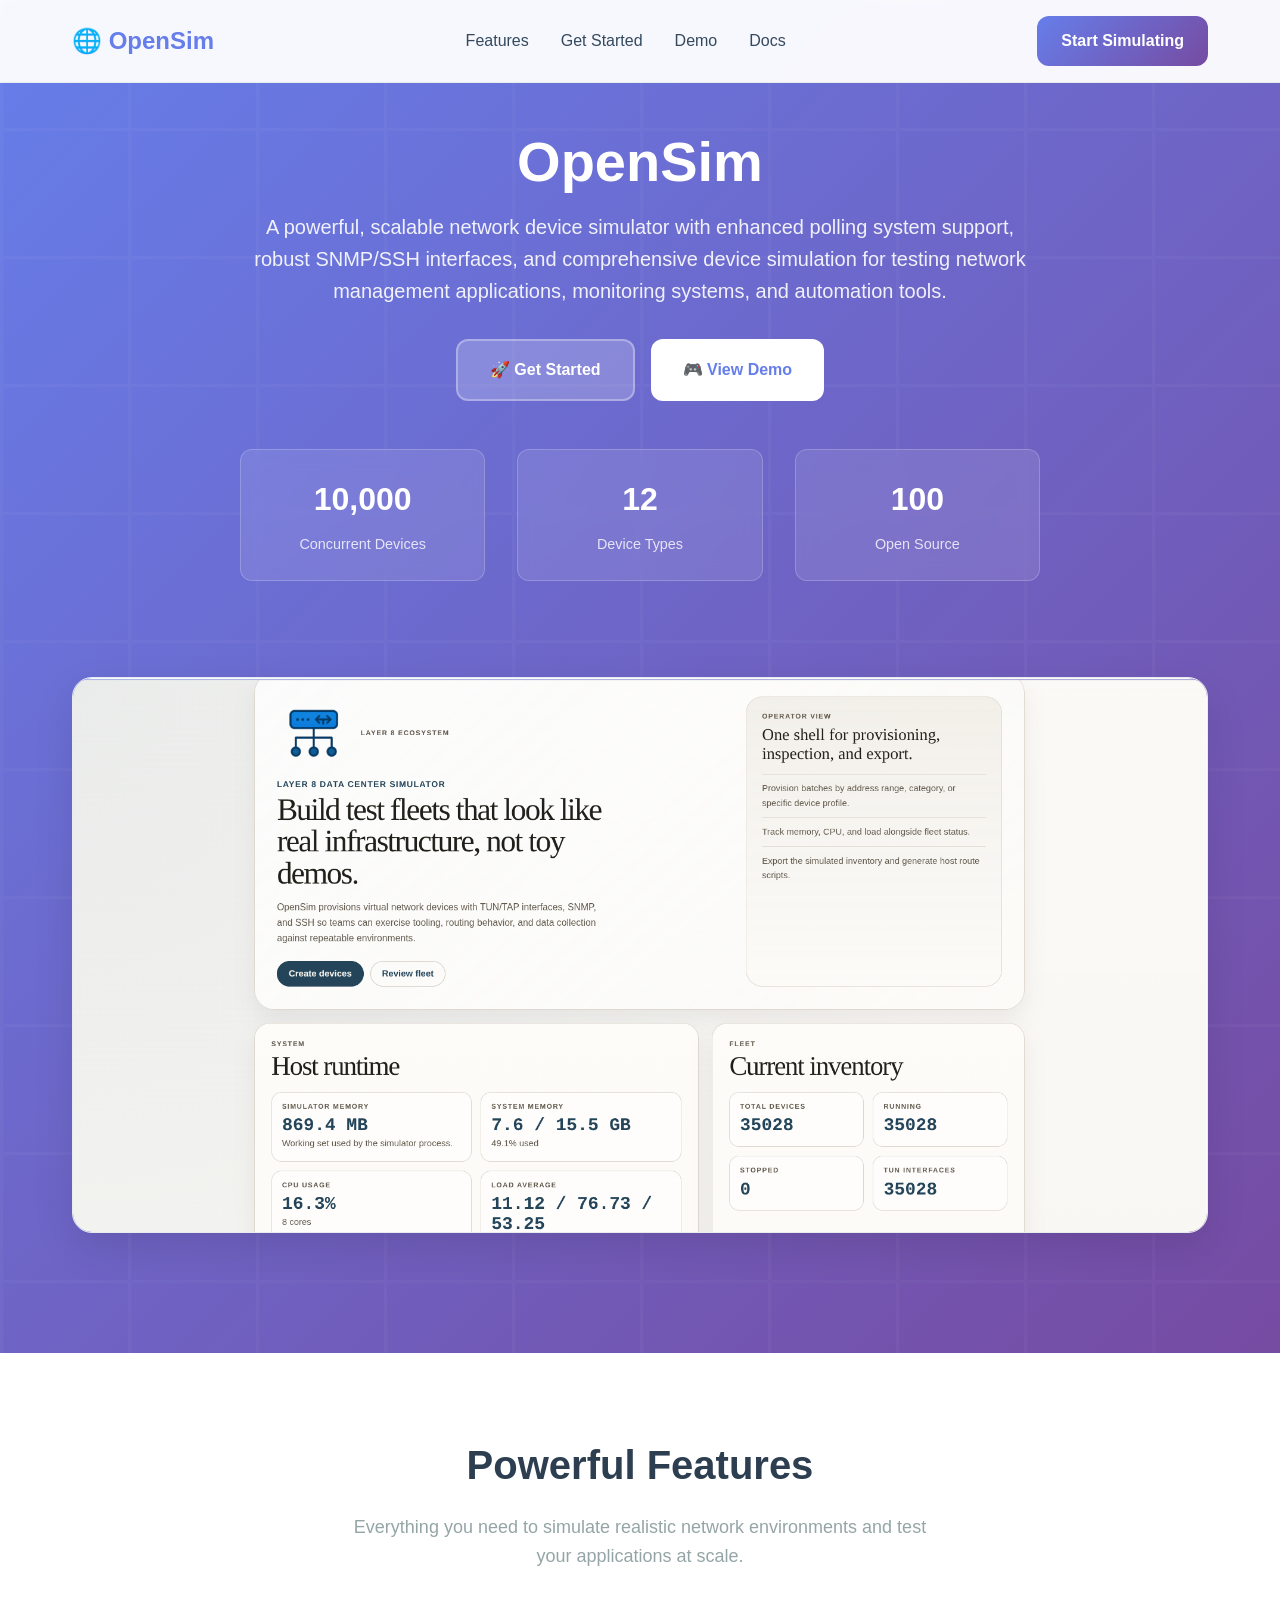
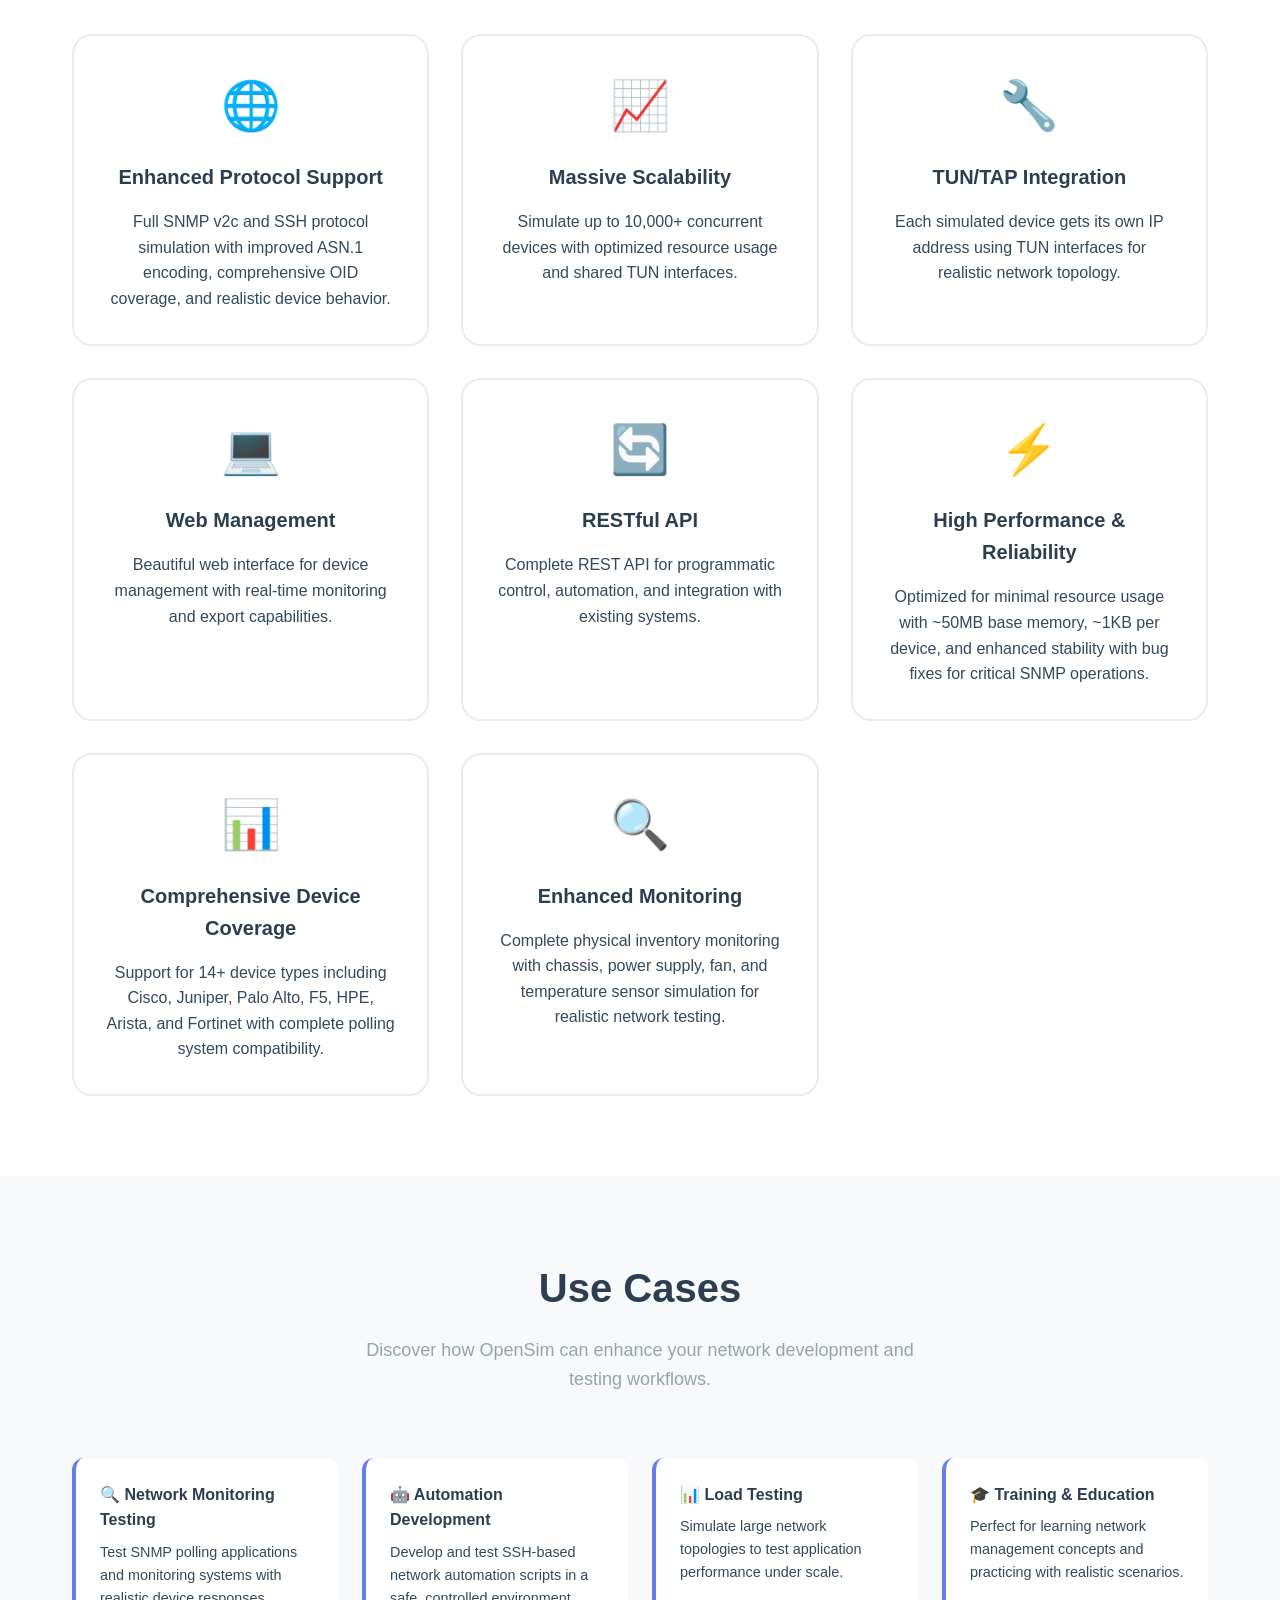
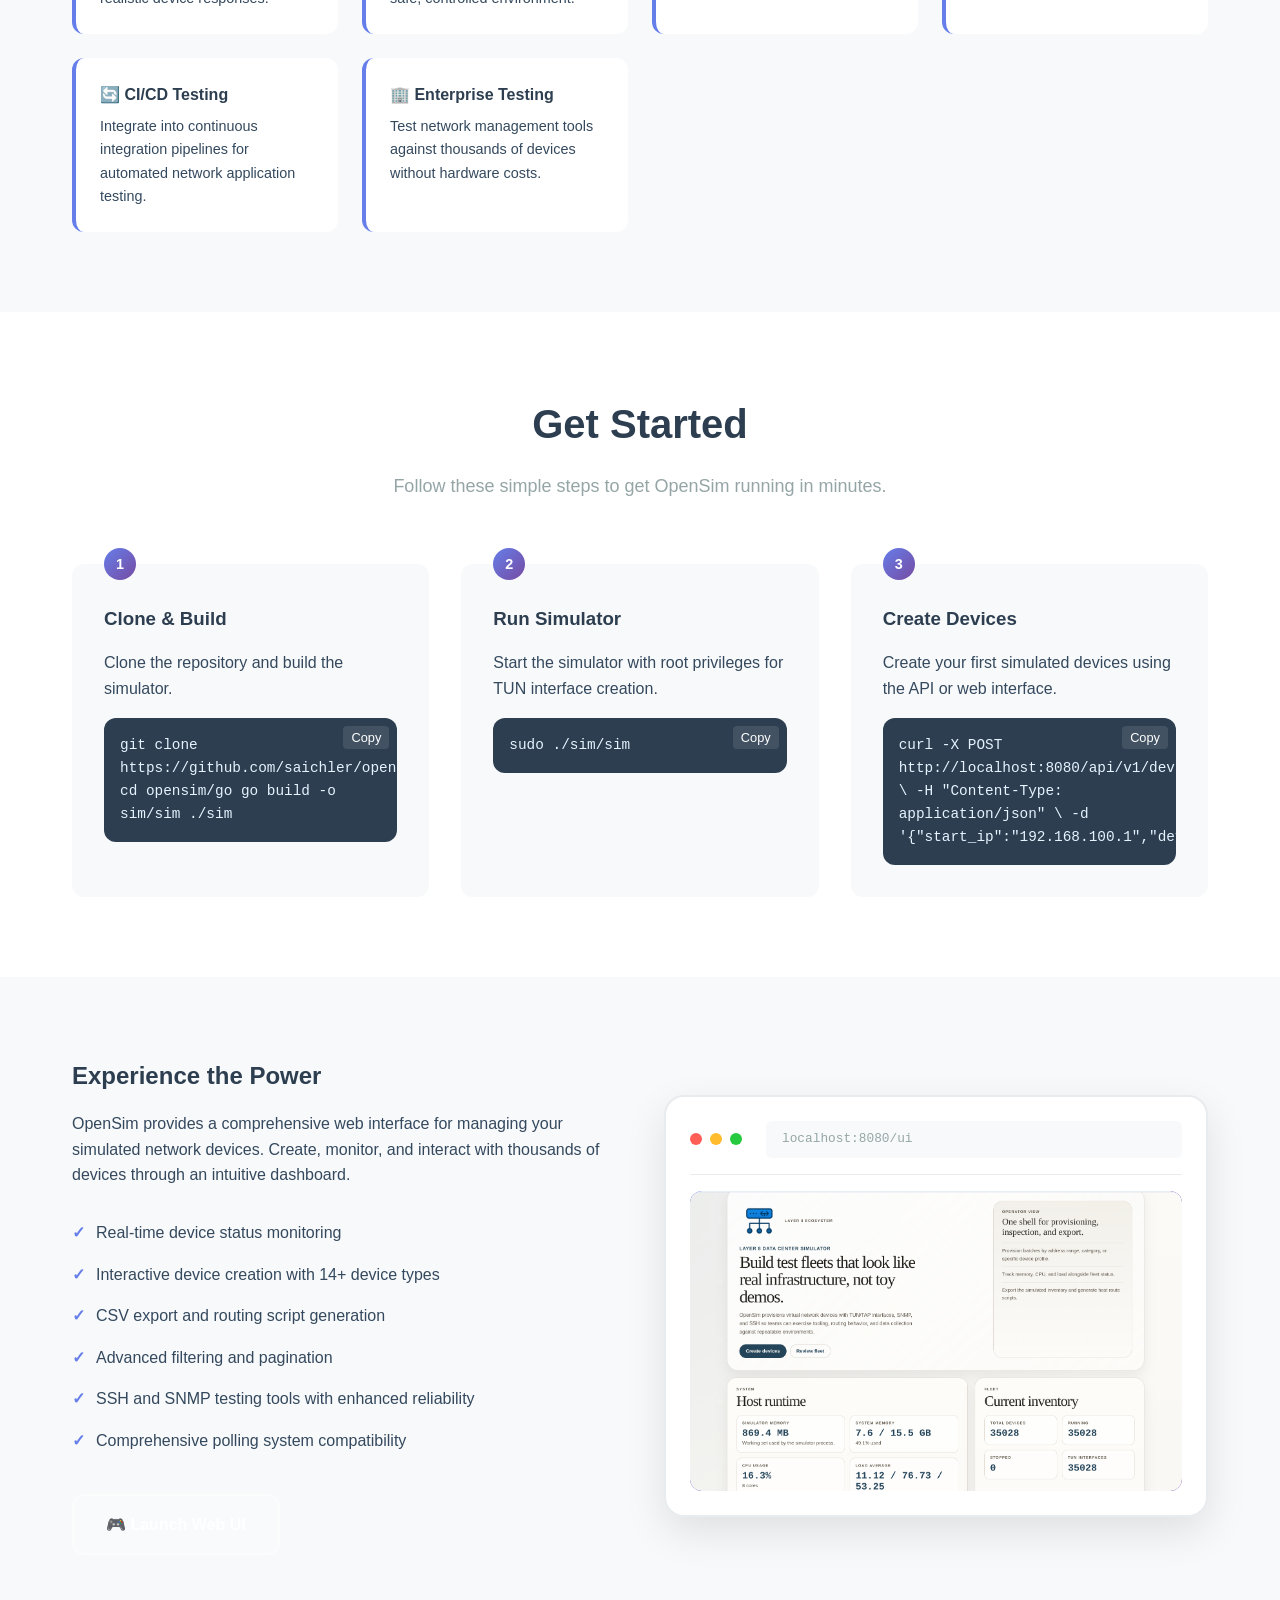
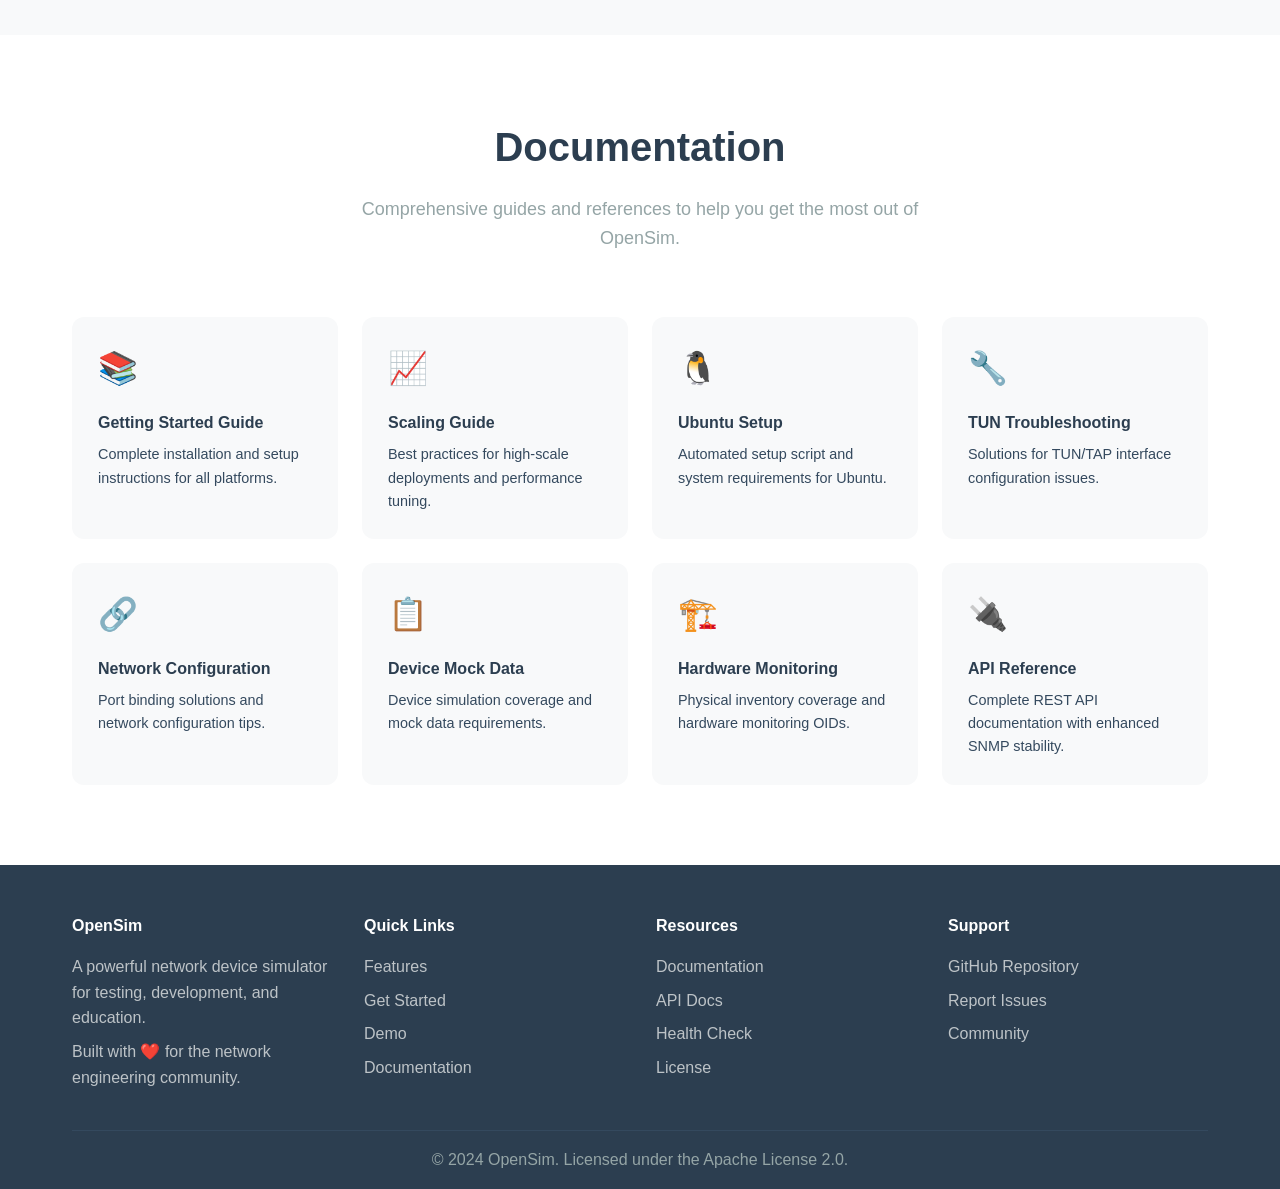
<file: web.html>
<!DOCTYPE html>
<html lang="en">
<head>
    <meta charset="UTF-8">
    <meta name="viewport" content="width=device-width, initial-scale=1.0">
    <title>OpenSim - Network Device Simulator</title>
    <meta name="description" content="OpenSim: A powerful, scalable network device simulator providing realistic SNMP and SSH interfaces for testing network management applications.">
    <meta name="keywords" content="network simulator, SNMP, SSH, network testing, device simulation, TUN/TAP, network management">
    <link rel="icon" href="data:image/svg+xml,<svg xmlns='http://www.w3.org/2000/svg' viewBox='0 0 100 100'><text y='.9em' font-size='90'>🌐</text></svg>">
    
    <style>
        /* CSS Variables for consistent theming */
        :root {
            --primary-color: #667eea;
            --secondary-color: #764ba2;
            --accent-color: #f093fb;
            --text-dark: #2c3e50;
            --text-light: #34495e;
            --text-muted: #95a5a6;
            --bg-light: #f8f9fa;
            --bg-white: #ffffff;
            --border-light: #e9ecef;
            --shadow-light: rgba(0, 0, 0, 0.1);
            --shadow-medium: rgba(0, 0, 0, 0.15);
            --gradient-primary: linear-gradient(135deg, var(--primary-color) 0%, var(--secondary-color) 100%);
            --gradient-accent: linear-gradient(135deg, var(--accent-color) 0%, #f5576c 100%);
            --border-radius: 12px;
            --border-radius-lg: 20px;
            --transition: all 0.3s ease;
        }

        /* Reset and base styles */
        * {
            margin: 0;
            padding: 0;
            box-sizing: border-box;
        }

        html {
            scroll-behavior: smooth;
        }

        body {
            font-family: -apple-system, BlinkMacSystemFont, 'Segoe UI', Roboto, Oxygen, Ubuntu, Cantarell, sans-serif;
            line-height: 1.6;
            color: var(--text-dark);
            background: var(--bg-light);
        }

        /* Navigation */
        .navbar {
            position: fixed;
            top: 0;
            left: 0;
            right: 0;
            background: rgba(255, 255, 255, 0.95);
            backdrop-filter: blur(10px);
            border-bottom: 1px solid var(--border-light);
            padding: 1rem 0;
            z-index: 1000;
            transition: var(--transition);
        }

        .navbar.scrolled {
            background: rgba(255, 255, 255, 0.98);
            box-shadow: 0 2px 20px var(--shadow-light);
        }

        .nav-container {
            max-width: 1200px;
            margin: 0 auto;
            display: flex;
            justify-content: space-between;
            align-items: center;
            padding: 0 2rem;
        }

        .nav-logo {
            display: flex;
            align-items: center;
            gap: 0.5rem;
            font-size: 1.5rem;
            font-weight: 700;
            color: var(--primary-color);
            text-decoration: none;
        }

        .nav-menu {
            display: flex;
            list-style: none;
            gap: 2rem;
        }

        .nav-link {
            text-decoration: none;
            color: var(--text-light);
            font-weight: 500;
            transition: var(--transition);
            position: relative;
        }

        .nav-link:hover {
            color: var(--primary-color);
        }

        .nav-link::after {
            content: '';
            position: absolute;
            bottom: -5px;
            left: 0;
            width: 0;
            height: 2px;
            background: var(--gradient-primary);
            transition: var(--transition);
        }

        .nav-link:hover::after {
            width: 100%;
        }

        .nav-cta {
            background: var(--gradient-primary);
            color: white;
            padding: 0.75rem 1.5rem;
            border-radius: var(--border-radius);
            text-decoration: none;
            font-weight: 600;
            transition: var(--transition);
        }

        .nav-cta:hover {
            transform: translateY(-2px);
            box-shadow: 0 8px 25px rgba(102, 126, 234, 0.3);
        }

        /* Hero Section */
        .hero {
            background: var(--gradient-primary);
            color: white;
            padding: 8rem 0 4rem;
            text-align: center;
            position: relative;
            overflow: hidden;
        }

        .hero::before {
            content: '';
            position: absolute;
            top: 0;
            left: 0;
            right: 0;
            bottom: 0;
            background: url('data:image/svg+xml,<svg xmlns="http://www.w3.org/2000/svg" viewBox="0 0 100 100"><defs><pattern id="grid" width="10" height="10" patternUnits="userSpaceOnUse"><path d="M 10 0 L 0 0 0 10" fill="none" stroke="rgba(255,255,255,0.1)" stroke-width="0.5"/></pattern></defs><rect width="100" height="100" fill="url(%23grid)"/></svg>');
            opacity: 0.3;
        }

        .hero-container {
            max-width: 1200px;
            margin: 0 auto;
            padding: 0 2rem;
            position: relative;
            z-index: 1;
        }

        .hero h1 {
            font-size: 3.5rem;
            font-weight: 700;
            margin-bottom: 1rem;
            line-height: 1.2;
        }

        .hero-subtitle {
            font-size: 1.25rem;
            margin-bottom: 2rem;
            opacity: 0.9;
            max-width: 800px;
            margin-left: auto;
            margin-right: auto;
        }

        .hero-cta {
            display: flex;
            gap: 1rem;
            justify-content: center;
            flex-wrap: wrap;
            margin-bottom: 3rem;
        }

        .btn {
            display: inline-flex;
            align-items: center;
            gap: 0.5rem;
            padding: 1rem 2rem;
            border-radius: var(--border-radius);
            text-decoration: none;
            font-weight: 600;
            transition: var(--transition);
            border: none;
            cursor: pointer;
            font-size: 1rem;
        }

        .btn-primary {
            background: rgba(255, 255, 255, 0.2);
            color: white;
            border: 2px solid rgba(255, 255, 255, 0.3);
        }

        .btn-primary:hover {
            background: rgba(255, 255, 255, 0.3);
            transform: translateY(-2px);
        }

        .btn-secondary {
            background: var(--bg-white);
            color: var(--primary-color);
        }

        .btn-secondary:hover {
            transform: translateY(-2px);
            box-shadow: 0 8px 25px var(--shadow-medium);
        }

        .hero-stats {
            display: grid;
            grid-template-columns: repeat(auto-fit, minmax(200px, 1fr));
            gap: 2rem;
            max-width: 800px;
            margin: 0 auto;
        }

        .stat-card {
            background: rgba(255, 255, 255, 0.1);
            backdrop-filter: blur(10px);
            border: 1px solid rgba(255, 255, 255, 0.2);
            border-radius: var(--border-radius);
            padding: 1.5rem;
            text-align: center;
        }

        .stat-number {
            font-size: 2rem;
            font-weight: 700;
            margin-bottom: 0.5rem;
        }

        .stat-label {
            opacity: 0.8;
            font-size: 0.9rem;
        }

        /* Features Section */
        .features {
            padding: 5rem 0;
            background: var(--bg-white);
        }

        .container {
            max-width: 1200px;
            margin: 0 auto;
            padding: 0 2rem;
        }

        .section-header {
            text-align: center;
            margin-bottom: 4rem;
        }

        .section-title {
            font-size: 2.5rem;
            font-weight: 700;
            margin-bottom: 1rem;
            color: var(--text-dark);
        }

        .section-subtitle {
            font-size: 1.125rem;
            color: var(--text-muted);
            max-width: 600px;
            margin: 0 auto;
        }

        .features-grid {
            display: grid;
            grid-template-columns: repeat(auto-fit, minmax(300px, 1fr));
            gap: 2rem;
        }

        .feature-card {
            background: var(--bg-white);
            border: 2px solid var(--border-light);
            border-radius: var(--border-radius-lg);
            padding: 2rem;
            text-align: center;
            transition: var(--transition);
            position: relative;
            overflow: hidden;
        }

        .feature-card::before {
            content: '';
            position: absolute;
            top: 0;
            left: 0;
            right: 0;
            height: 4px;
            background: var(--gradient-primary);
            transform: scaleX(0);
            transition: var(--transition);
        }

        .feature-card:hover {
            transform: translateY(-5px);
            box-shadow: 0 15px 40px var(--shadow-light);
            border-color: var(--primary-color);
        }

        .feature-card:hover::before {
            transform: scaleX(1);
        }

        .feature-icon {
            font-size: 3rem;
            margin-bottom: 1rem;
        }

        .feature-title {
            font-size: 1.25rem;
            font-weight: 600;
            margin-bottom: 1rem;
            color: var(--text-dark);
        }

        .feature-description {
            color: var(--text-light);
            line-height: 1.6;
        }

        /* Use Cases Section */
        .use-cases {
            padding: 5rem 0;
            background: var(--bg-light);
        }

        .use-cases-grid {
            display: grid;
            grid-template-columns: repeat(auto-fit, minmax(250px, 1fr));
            gap: 1.5rem;
        }

        .use-case-card {
            background: var(--bg-white);
            border-radius: var(--border-radius);
            padding: 1.5rem;
            border-left: 4px solid var(--primary-color);
            transition: var(--transition);
        }

        .use-case-card:hover {
            transform: translateX(5px);
            box-shadow: 0 8px 25px var(--shadow-light);
        }

        .use-case-title {
            font-weight: 600;
            margin-bottom: 0.5rem;
            color: var(--text-dark);
        }

        .use-case-description {
            color: var(--text-light);
            font-size: 0.9rem;
        }

        /* Getting Started Section */
        .getting-started {
            padding: 5rem 0;
            background: var(--bg-white);
        }

        .steps-container {
            display: grid;
            grid-template-columns: repeat(auto-fit, minmax(300px, 1fr));
            gap: 2rem;
            margin-top: 3rem;
        }

        .step-card {
            position: relative;
            background: var(--bg-light);
            border-radius: var(--border-radius);
            padding: 2rem;
            transition: var(--transition);
        }

        .step-number {
            position: absolute;
            top: -1rem;
            left: 2rem;
            background: var(--gradient-primary);
            color: white;
            width: 2rem;
            height: 2rem;
            border-radius: 50%;
            display: flex;
            align-items: center;
            justify-content: center;
            font-weight: 700;
            font-size: 0.9rem;
        }

        .step-title {
            font-weight: 600;
            margin-bottom: 1rem;
            color: var(--text-dark);
            margin-top: 0.5rem;
        }

        .step-description {
            color: var(--text-light);
            margin-bottom: 1rem;
        }

        .code-block {
            background: var(--text-dark);
            color: #e6f3ff;
            padding: 1rem;
            border-radius: var(--border-radius);
            font-family: 'Monaco', 'Menlo', 'Ubuntu Mono', monospace;
            font-size: 0.9rem;
            overflow-x: auto;
            position: relative;
        }

        .copy-btn {
            position: absolute;
            top: 0.5rem;
            right: 0.5rem;
            background: rgba(255, 255, 255, 0.1);
            border: none;
            color: white;
            padding: 0.25rem 0.5rem;
            border-radius: 4px;
            cursor: pointer;
            font-size: 0.8rem;
            transition: var(--transition);
        }

        .copy-btn:hover {
            background: rgba(255, 255, 255, 0.2);
        }

        /* Demo Section */
        .demo {
            padding: 5rem 0;
            background: var(--bg-light);
        }

        .demo-container {
            display: grid;
            grid-template-columns: 1fr 1fr;
            gap: 3rem;
            align-items: center;
        }

        .demo-content h3 {
            font-size: 1.5rem;
            margin-bottom: 1rem;
            color: var(--text-dark);
        }

        .demo-content p {
            color: var(--text-light);
            margin-bottom: 1.5rem;
        }

        .demo-features {
            list-style: none;
            margin-bottom: 2rem;
        }

        .demo-features li {
            padding: 0.5rem 0;
            color: var(--text-light);
            position: relative;
            padding-left: 1.5rem;
        }

        .demo-features li::before {
            content: '✓';
            position: absolute;
            left: 0;
            color: var(--primary-color);
            font-weight: 700;
        }

        .demo-mockup {
            background: var(--bg-white);
            border-radius: var(--border-radius-lg);
            padding: 1.5rem;
            box-shadow: 0 15px 40px var(--shadow-light);
            border: 2px solid var(--border-light);
        }

        .mockup-header {
            display: flex;
            align-items: center;
            gap: 0.5rem;
            padding-bottom: 1rem;
            border-bottom: 1px solid var(--border-light);
            margin-bottom: 1rem;
        }

        .mockup-dot {
            width: 12px;
            height: 12px;
            border-radius: 50%;
        }

        .dot-red { background: #ff5f56; }
        .dot-yellow { background: #ffbd2e; }
        .dot-green { background: #27ca3f; }

        .mockup-url {
            background: var(--bg-light);
            padding: 0.5rem 1rem;
            border-radius: 6px;
            font-family: monospace;
            font-size: 0.8rem;
            color: var(--text-muted);
            flex: 1;
            margin-left: 1rem;
        }

        .mockup-content {
            height: 300px;
            background: linear-gradient(135deg, #667eea 0%, #764ba2 100%);
            border-radius: var(--border-radius);
            display: flex;
            align-items: center;
            justify-content: center;
            color: white;
            font-size: 3rem;
            position: relative;
            overflow: hidden;
        }

        .hero-screenshot {
            max-width: 100%;
            height: auto;
            border-radius: var(--border-radius-lg);
            box-shadow: 0 20px 60px var(--shadow-medium);
            margin-top: 3rem;
            border: 2px solid rgba(255, 255, 255, 0.2);
            transition: var(--transition);
        }

        .hero-screenshot:hover {
            transform: translateY(-5px);
            box-shadow: 0 30px 80px var(--shadow-medium);
        }

        .screenshot-container {
            text-align: center;
            margin: 3rem 0;
        }

        .screenshot-container img {
            max-width: 100%;
            height: auto;
            border-radius: var(--border-radius-lg);
            box-shadow: 0 15px 40px var(--shadow-light);
            border: 1px solid var(--border-light);
            transition: var(--transition);
        }

        .screenshot-container img:hover {
            transform: translateY(-3px);
            box-shadow: 0 20px 50px var(--shadow-medium);
        }

        .mockup-content::before {
            content: '';
            position: absolute;
            top: 0;
            left: 0;
            right: 0;
            bottom: 0;
            background: url('data:image/svg+xml,<svg xmlns="http://www.w3.org/2000/svg" viewBox="0 0 100 100"><defs><pattern id="dots" width="20" height="20" patternUnits="userSpaceOnUse"><circle cx="10" cy="10" r="1" fill="rgba(255,255,255,0.1)"/></pattern></defs><rect width="100" height="100" fill="url(%23dots)"/></svg>');
        }

        /* Documentation Section */
        .documentation {
            padding: 5rem 0;
            background: var(--bg-white);
        }

        .docs-grid {
            display: grid;
            grid-template-columns: repeat(auto-fit, minmax(250px, 1fr));
            gap: 1.5rem;
            margin-top: 3rem;
        }

        .doc-card {
            background: var(--bg-light);
            border-radius: var(--border-radius);
            padding: 1.5rem;
            transition: var(--transition);
            text-decoration: none;
            color: inherit;
            border: 2px solid transparent;
        }

        .doc-card:hover {
            transform: translateY(-3px);
            box-shadow: 0 8px 25px var(--shadow-light);
            border-color: var(--primary-color);
            text-decoration: none;
            color: inherit;
        }

        .doc-icon {
            font-size: 2rem;
            margin-bottom: 1rem;
        }

        .doc-title {
            font-weight: 600;
            margin-bottom: 0.5rem;
            color: var(--text-dark);
        }

        .doc-description {
            color: var(--text-light);
            font-size: 0.9rem;
        }

        /* Footer */
        .footer {
            background: var(--text-dark);
            color: white;
            padding: 3rem 0 1rem;
        }

        .footer-content {
            display: grid;
            grid-template-columns: repeat(auto-fit, minmax(250px, 1fr));
            gap: 2rem;
            margin-bottom: 2rem;
        }

        .footer-section h4 {
            margin-bottom: 1rem;
            color: white;
        }

        .footer-section p,
        .footer-section li {
            color: #bdc3c7;
            margin-bottom: 0.5rem;
        }

        .footer-section ul {
            list-style: none;
        }

        .footer-section a {
            color: #bdc3c7;
            text-decoration: none;
            transition: var(--transition);
        }

        .footer-section a:hover {
            color: var(--primary-color);
        }

        .footer-bottom {
            border-top: 1px solid #34495e;
            padding-top: 1rem;
            text-align: center;
            color: #95a5a6;
        }

        /* Responsive Design */
        @media (max-width: 768px) {
            .nav-menu {
                display: none;
            }

            .hero h1 {
                font-size: 2.5rem;
            }

            .hero-cta {
                flex-direction: column;
                align-items: center;
            }

            .hero-stats {
                grid-template-columns: repeat(2, 1fr);
            }

            .hero-screenshot {
                margin-top: 2rem;
            }

            .demo-container {
                grid-template-columns: 1fr;
                gap: 2rem;
            }

            .section-title {
                font-size: 2rem;
            }

            .features-grid,
            .steps-container {
                grid-template-columns: 1fr;
            }
        }

        /* Animations */
        @keyframes float {
            0%, 100% { transform: translateY(0px); }
            50% { transform: translateY(-10px); }
        }

        .floating {
            animation: float 3s ease-in-out infinite;
        }

        @keyframes fadeInUp {
            from {
                opacity: 0;
                transform: translateY(30px);
            }
            to {
                opacity: 1;
                transform: translateY(0);
            }
        }

        .fade-in-up {
            animation: fadeInUp 0.6s ease-out;
        }

        /* Utilities */
        .text-center { text-align: center; }
        .mb-1 { margin-bottom: 1rem; }
        .mb-2 { margin-bottom: 2rem; }
        .mt-2 { margin-top: 2rem; }
    </style>
</head>
<body>
    <!-- Navigation -->
    <nav class="navbar" id="navbar">
        <div class="nav-container">
            <a href="#home" class="nav-logo">
                🌐 OpenSim
            </a>
            <ul class="nav-menu">
                <li><a href="#features" class="nav-link">Features</a></li>
                <li><a href="#getting-started" class="nav-link">Get Started</a></li>
                <li><a href="#demo" class="nav-link">Demo</a></li>
                <li><a href="#documentation" class="nav-link">Docs</a></li>
            </ul>
            <a href="#getting-started" class="nav-cta">Start Simulating</a>
        </div>
    </nav>

    <!-- Hero Section -->
    <section class="hero" id="home">
        <div class="hero-container">
            <h1 class="floating">OpenSim</h1>
            <p class="hero-subtitle">
                A powerful, scalable network device simulator with enhanced polling system support, robust SNMP/SSH interfaces, 
                and comprehensive device simulation for testing network management applications, monitoring systems, and automation tools.
            </p>
            
            <div class="hero-cta">
                <a href="#getting-started" class="btn btn-primary">
                    🚀 Get Started
                </a>
                <a href="#demo" class="btn btn-secondary">
                    🎮 View Demo
                </a>
            </div>

            <div class="hero-stats">
                <div class="stat-card fade-in-up">
                    <div class="stat-number">10,000+</div>
                    <div class="stat-label">Concurrent Devices</div>
                </div>
                <div class="stat-card fade-in-up">
                    <div class="stat-number">14+</div>
                    <div class="stat-label">Device Types</div>
                </div>
                <div class="stat-card fade-in-up">
                    <div class="stat-number">100%</div>
                    <div class="stat-label">Open Source</div>
                </div>
            </div>

            <div class="screenshot-container">
                <img src="opensim.png" alt="OpenSim Network Device Simulator Interface" class="hero-screenshot">
            </div>
        </div>
    </section>

    <!-- Features Section -->
    <section class="features" id="features">
        <div class="container">
            <div class="section-header">
                <h2 class="section-title">Powerful Features</h2>
                <p class="section-subtitle">
                    Everything you need to simulate realistic network environments and test your applications at scale.
                </p>
            </div>

            <div class="features-grid">
                <div class="feature-card">
                    <div class="feature-icon">🌐</div>
                    <h3 class="feature-title">Enhanced Protocol Support</h3>
                    <p class="feature-description">
                        Full SNMP v2c and SSH protocol simulation with improved ASN.1 encoding, comprehensive OID coverage, and realistic device behavior.
                    </p>
                </div>

                <div class="feature-card">
                    <div class="feature-icon">📈</div>
                    <h3 class="feature-title">Massive Scalability</h3>
                    <p class="feature-description">
                        Simulate up to 10,000+ concurrent devices with optimized resource usage and shared TUN interfaces.
                    </p>
                </div>

                <div class="feature-card">
                    <div class="feature-icon">🔧</div>
                    <h3 class="feature-title">TUN/TAP Integration</h3>
                    <p class="feature-description">
                        Each simulated device gets its own IP address using TUN interfaces for realistic network topology.
                    </p>
                </div>

                <div class="feature-card">
                    <div class="feature-icon">💻</div>
                    <h3 class="feature-title">Web Management</h3>
                    <p class="feature-description">
                        Beautiful web interface for device management with real-time monitoring and export capabilities.
                    </p>
                </div>

                <div class="feature-card">
                    <div class="feature-icon">🔄</div>
                    <h3 class="feature-title">RESTful API</h3>
                    <p class="feature-description">
                        Complete REST API for programmatic control, automation, and integration with existing systems.
                    </p>
                </div>

                <div class="feature-card">
                    <div class="feature-icon">⚡</div>
                    <h3 class="feature-title">High Performance & Reliability</h3>
                    <p class="feature-description">
                        Optimized for minimal resource usage with ~50MB base memory, ~1KB per device, and enhanced stability with bug fixes for critical SNMP operations.
                    </p>
                </div>

                <div class="feature-card">
                    <div class="feature-icon">📊</div>
                    <h3 class="feature-title">Comprehensive Device Coverage</h3>
                    <p class="feature-description">
                        Support for 14+ device types including Cisco, Juniper, Palo Alto, F5, HPE, Arista, and Fortinet with complete polling system compatibility.
                    </p>
                </div>

                <div class="feature-card">
                    <div class="feature-icon">🔍</div>
                    <h3 class="feature-title">Enhanced Monitoring</h3>
                    <p class="feature-description">
                        Complete physical inventory monitoring with chassis, power supply, fan, and temperature sensor simulation for realistic network testing.
                    </p>
                </div>
            </div>
        </div>
    </section>

    <!-- Use Cases Section -->
    <section class="use-cases" id="use-cases">
        <div class="container">
            <div class="section-header">
                <h2 class="section-title">Use Cases</h2>
                <p class="section-subtitle">
                    Discover how OpenSim can enhance your network development and testing workflows.
                </p>
            </div>

            <div class="use-cases-grid">
                <div class="use-case-card">
                    <h4 class="use-case-title">🔍 Network Monitoring Testing</h4>
                    <p class="use-case-description">Test SNMP polling applications and monitoring systems with realistic device responses.</p>
                </div>

                <div class="use-case-card">
                    <h4 class="use-case-title">🤖 Automation Development</h4>
                    <p class="use-case-description">Develop and test SSH-based network automation scripts in a safe, controlled environment.</p>
                </div>

                <div class="use-case-card">
                    <h4 class="use-case-title">📊 Load Testing</h4>
                    <p class="use-case-description">Simulate large network topologies to test application performance under scale.</p>
                </div>

                <div class="use-case-card">
                    <h4 class="use-case-title">🎓 Training & Education</h4>
                    <p class="use-case-description">Perfect for learning network management concepts and practicing with realistic scenarios.</p>
                </div>

                <div class="use-case-card">
                    <h4 class="use-case-title">🔄 CI/CD Testing</h4>
                    <p class="use-case-description">Integrate into continuous integration pipelines for automated network application testing.</p>
                </div>

                <div class="use-case-card">
                    <h4 class="use-case-title">🏢 Enterprise Testing</h4>
                    <p class="use-case-description">Test network management tools against thousands of devices without hardware costs.</p>
                </div>
            </div>
        </div>
    </section>

    <!-- Getting Started Section -->
    <section class="getting-started" id="getting-started">
        <div class="container">
            <div class="section-header">
                <h2 class="section-title">Get Started</h2>
                <p class="section-subtitle">
                    Follow these simple steps to get OpenSim running in minutes.
                </p>
            </div>

            <div class="steps-container">
                <div class="step-card">
                    <div class="step-number">1</div>
                    <h3 class="step-title">Clone & Build</h3>
                    <p class="step-description">Clone the repository and build the simulator.</p>
                    <div class="code-block">
                        <button class="copy-btn" onclick="copyToClipboard(this)" data-text="git clone https://github.com/saichler/opensim.git&#10;cd opensim/go&#10;go build -o sim/sim ./sim">Copy</button>
git clone https://github.com/saichler/opensim.git
cd opensim/go
go build -o sim/sim ./sim
                    </div>
                </div>

                <div class="step-card">
                    <div class="step-number">2</div>
                    <h3 class="step-title">Run Simulator</h3>
                    <p class="step-description">Start the simulator with root privileges for TUN interface creation.</p>
                    <div class="code-block">
                        <button class="copy-btn" onclick="copyToClipboard(this)" data-text="sudo ./sim/sim">Copy</button>
sudo ./sim/sim
                    </div>
                </div>

                <div class="step-card">
                    <div class="step-number">3</div>
                    <h3 class="step-title">Create Devices</h3>
                    <p class="step-description">Create your first simulated devices using the API or web interface.</p>
                    <div class="code-block">
                        <button class="copy-btn" onclick="copyToClipboard(this)" data-text="curl -X POST http://localhost:8080/api/v1/devices \\&#10;  -H 'Content-Type: application/json' \\&#10;  -d '{\"start_ip\":\"192.168.100.1\",\"device_count\":5,\"netmask\":\"24\"}'">Copy</button>
curl -X POST http://localhost:8080/api/v1/devices \
  -H "Content-Type: application/json" \
  -d '{"start_ip":"192.168.100.1","device_count":5,"netmask":"24"}'
                    </div>
                </div>
            </div>
        </div>
    </section>

    <!-- Demo Section -->
    <section class="demo" id="demo">
        <div class="container">
            <div class="demo-container">
                <div class="demo-content">
                    <h3>Experience the Power</h3>
                    <p>
                        OpenSim provides a comprehensive web interface for managing your simulated network devices. 
                        Create, monitor, and interact with thousands of devices through an intuitive dashboard.
                    </p>
                    
                    <ul class="demo-features">
                        <li>Real-time device status monitoring</li>
                        <li>Interactive device creation with 14+ device types</li>
                        <li>CSV export and routing script generation</li>
                        <li>Advanced filtering and pagination</li>
                        <li>SSH and SNMP testing tools with enhanced reliability</li>
                        <li>Comprehensive polling system compatibility</li>
                    </ul>

                    <a href="/ui" class="btn btn-primary" target="_blank">🎮 Launch Web UI</a>
                </div>

                <div class="demo-mockup">
                    <div class="mockup-header">
                        <div class="mockup-dot dot-red"></div>
                        <div class="mockup-dot dot-yellow"></div>
                        <div class="mockup-dot dot-green"></div>
                        <div class="mockup-url">localhost:8080/ui</div>
                    </div>
                    <div class="mockup-content">
                        <img src="opensim.png" alt="OpenSim Web Interface" style="width: 100%; height: 100%; object-fit: cover; border-radius: var(--border-radius);">
                    </div>
                </div>
            </div>
        </div>
    </section>

    <!-- Documentation Section -->
    <section class="documentation" id="documentation">
        <div class="container">
            <div class="section-header">
                <h2 class="section-title">Documentation</h2>
                <p class="section-subtitle">
                    Comprehensive guides and references to help you get the most out of OpenSim.
                </p>
            </div>

            <div class="docs-grid">
                <a href="README.md" class="doc-card">
                    <div class="doc-icon">📚</div>
                    <h4 class="doc-title">Getting Started Guide</h4>
                    <p class="doc-description">Complete installation and setup instructions for all platforms.</p>
                </a>

                <a href="SCALING_GUIDE.md" class="doc-card">
                    <div class="doc-icon">📈</div>
                    <h4 class="doc-title">Scaling Guide</h4>
                    <p class="doc-description">Best practices for high-scale deployments and performance tuning.</p>
                </a>

                <a href="UBUNTU_REQUIREMENTS.md" class="doc-card">
                    <div class="doc-icon">🐧</div>
                    <h4 class="doc-title">Ubuntu Setup</h4>
                    <p class="doc-description">Automated setup script and system requirements for Ubuntu.</p>
                </a>

                <a href="TUN_TROUBLESHOOTING.md" class="doc-card">
                    <div class="doc-icon">🔧</div>
                    <h4 class="doc-title">TUN Troubleshooting</h4>
                    <p class="doc-description">Solutions for TUN/TAP interface configuration issues.</p>
                </a>

                <a href="PORT_BINDING_SOLUTIONS.md" class="doc-card">
                    <div class="doc-icon">🔗</div>
                    <h4 class="doc-title">Network Configuration</h4>
                    <p class="doc-description">Port binding solutions and network configuration tips.</p>
                </a>

                <a href="go/sim/DEVICE_MOCK_DATA_REQUIREMENTS.md" class="doc-card">
                    <div class="doc-icon">📋</div>
                    <h4 class="doc-title">Device Mock Data</h4>
                    <p class="doc-description">Device simulation coverage and mock data requirements.</p>
                </a>

                <a href="go/sim/PHYSICAL_INVENTORY_COVERAGE.md" class="doc-card">
                    <div class="doc-icon">🏗️</div>
                    <h4 class="doc-title">Hardware Monitoring</h4>
                    <p class="doc-description">Physical inventory coverage and hardware monitoring OIDs.</p>
                </a>

                <a href="#api-reference" class="doc-card">
                    <div class="doc-icon">🔌</div>
                    <h4 class="doc-title">API Reference</h4>
                    <p class="doc-description">Complete REST API documentation with enhanced SNMP stability.</p>
                </a>
            </div>
        </div>
    </section>

    <!-- Footer -->
    <footer class="footer">
        <div class="container">
            <div class="footer-content">
                <div class="footer-section">
                    <h4>OpenSim</h4>
                    <p>A powerful network device simulator for testing, development, and education.</p>
                    <p>Built with ❤️ for the network engineering community.</p>
                </div>

                <div class="footer-section">
                    <h4>Quick Links</h4>
                    <ul>
                        <li><a href="#features">Features</a></li>
                        <li><a href="#getting-started">Get Started</a></li>
                        <li><a href="#demo">Demo</a></li>
                        <li><a href="#documentation">Documentation</a></li>
                    </ul>
                </div>

                <div class="footer-section">
                    <h4>Resources</h4>
                    <ul>
                        <li><a href="README.md">Documentation</a></li>
                        <li><a href="/api/v1/devices">API Docs</a></li>
                        <li><a href="/health">Health Check</a></li>
                        <li><a href="LICENSE">License</a></li>
                    </ul>
                </div>

                <div class="footer-section">
                    <h4>Support</h4>
                    <ul>
                        <li><a href="https://github.com/saichler/opensim">GitHub Repository</a></li>
                        <li><a href="https://github.com/saichler/opensim/issues">Report Issues</a></li>
                        <li><a href="https://github.com/saichler/opensim/discussions">Community</a></li>
                    </ul>
                </div>
            </div>

            <div class="footer-bottom">
                <p>&copy; 2024 OpenSim. Licensed under the Apache License 2.0.</p>
            </div>
        </div>
    </footer>

    <script>
        // Navbar scroll effect
        window.addEventListener('scroll', () => {
            const navbar = document.getElementById('navbar');
            if (window.scrollY > 100) {
                navbar.classList.add('scrolled');
            } else {
                navbar.classList.remove('scrolled');
            }
        });

        // Smooth scrolling for navigation links
        document.querySelectorAll('a[href^="#"]').forEach(anchor => {
            anchor.addEventListener('click', function (e) {
                e.preventDefault();
                const target = document.querySelector(this.getAttribute('href'));
                if (target) {
                    target.scrollIntoView({
                        behavior: 'smooth',
                        block: 'start'
                    });
                }
            });
        });

        // Copy to clipboard function
        function copyToClipboard(button) {
            const text = button.getAttribute('data-text').replace(/&#10;/g, '\n');
            navigator.clipboard.writeText(text).then(() => {
                const originalText = button.textContent;
                button.textContent = 'Copied!';
                setTimeout(() => {
                    button.textContent = originalText;
                }, 2000);
            }).catch(err => {
                console.error('Failed to copy text: ', err);
                button.textContent = 'Failed';
                setTimeout(() => {
                    button.textContent = 'Copy';
                }, 2000);
            });
        }

        // Animate elements on scroll
        const observerOptions = {
            threshold: 0.1,
            rootMargin: '0px 0px -100px 0px'
        };

        const observer = new IntersectionObserver((entries) => {
            entries.forEach(entry => {
                if (entry.isIntersecting) {
                    entry.target.style.opacity = '1';
                    entry.target.style.transform = 'translateY(0)';
                }
            });
        }, observerOptions);

        // Observe elements for animation
        document.addEventListener('DOMContentLoaded', () => {
            const animatedElements = document.querySelectorAll('.feature-card, .use-case-card, .step-card, .doc-card');
            
            animatedElements.forEach(el => {
                el.style.opacity = '0';
                el.style.transform = 'translateY(30px)';
                el.style.transition = 'opacity 0.6s ease, transform 0.6s ease';
                observer.observe(el);
            });

            // Add floating animation to hero icon
            const heroIcon = document.querySelector('.floating');
            if (heroIcon) {
                heroIcon.style.animationDelay = '0.5s';
            }
        });

        // Feature card hover effects
        document.querySelectorAll('.feature-card').forEach(card => {
            card.addEventListener('mouseenter', () => {
                card.style.transform = 'translateY(-10px) scale(1.02)';
            });
            
            card.addEventListener('mouseleave', () => {
                card.style.transform = 'translateY(-5px) scale(1)';
            });
        });

        // Stats counter animation
        function animateCounter(element, target, duration = 2000) {
            let start = 0;
            const increment = target / (duration / 16);
            
            const timer = setInterval(() => {
                start += increment;
                if (start >= target) {
                    element.textContent = target.toLocaleString();
                    clearInterval(timer);
                } else {
                    element.textContent = Math.floor(start).toLocaleString();
                }
            }, 16);
        }

        // Trigger counter animation when stats are visible
        const statsObserver = new IntersectionObserver((entries) => {
            entries.forEach(entry => {
                if (entry.isIntersecting) {
                    const statNumbers = entry.target.querySelectorAll('.stat-number');
                    statNumbers.forEach((stat, index) => {
                        const text = stat.textContent;
                        const number = parseInt(text.replace(/[^\d]/g, ''));
                        
                        setTimeout(() => {
                            if (text.includes('+')) {
                                animateCounter(stat, number, 2000);
                                setTimeout(() => {
                                    stat.textContent = number.toLocaleString() + '+';
                                }, 2000);
                            } else if (text.includes('%')) {
                                animateCounter(stat, number, 1500);
                                setTimeout(() => {
                                    stat.textContent = number + '%';
                                }, 1500);
                            } else {
                                animateCounter(stat, number, 1000);
                            }
                        }, index * 200);
                    });
                    statsObserver.unobserve(entry.target);
                }
            });
        }, { threshold: 0.5 });

        document.addEventListener('DOMContentLoaded', () => {
            const heroStats = document.querySelector('.hero-stats');
            if (heroStats) {
                statsObserver.observe(heroStats);
            }
        });
    </script>
</body>
</html>
</file>
